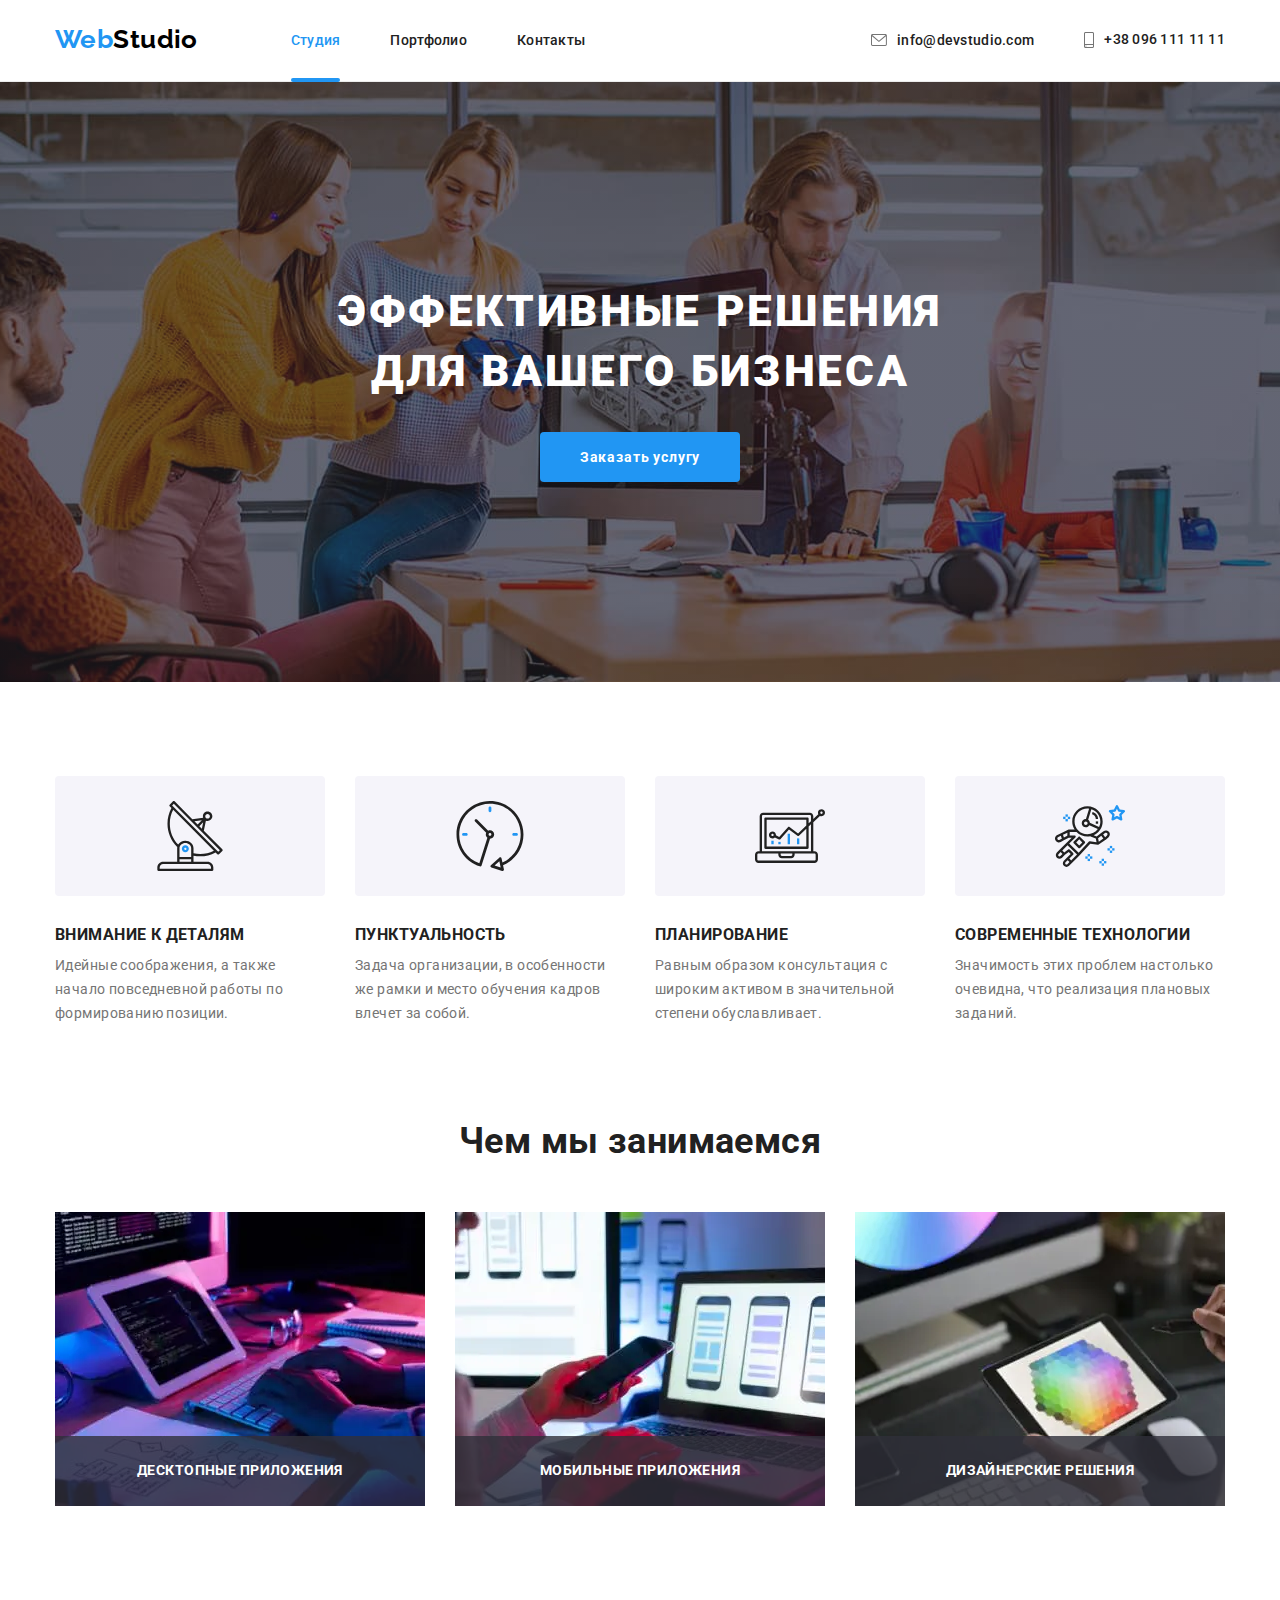
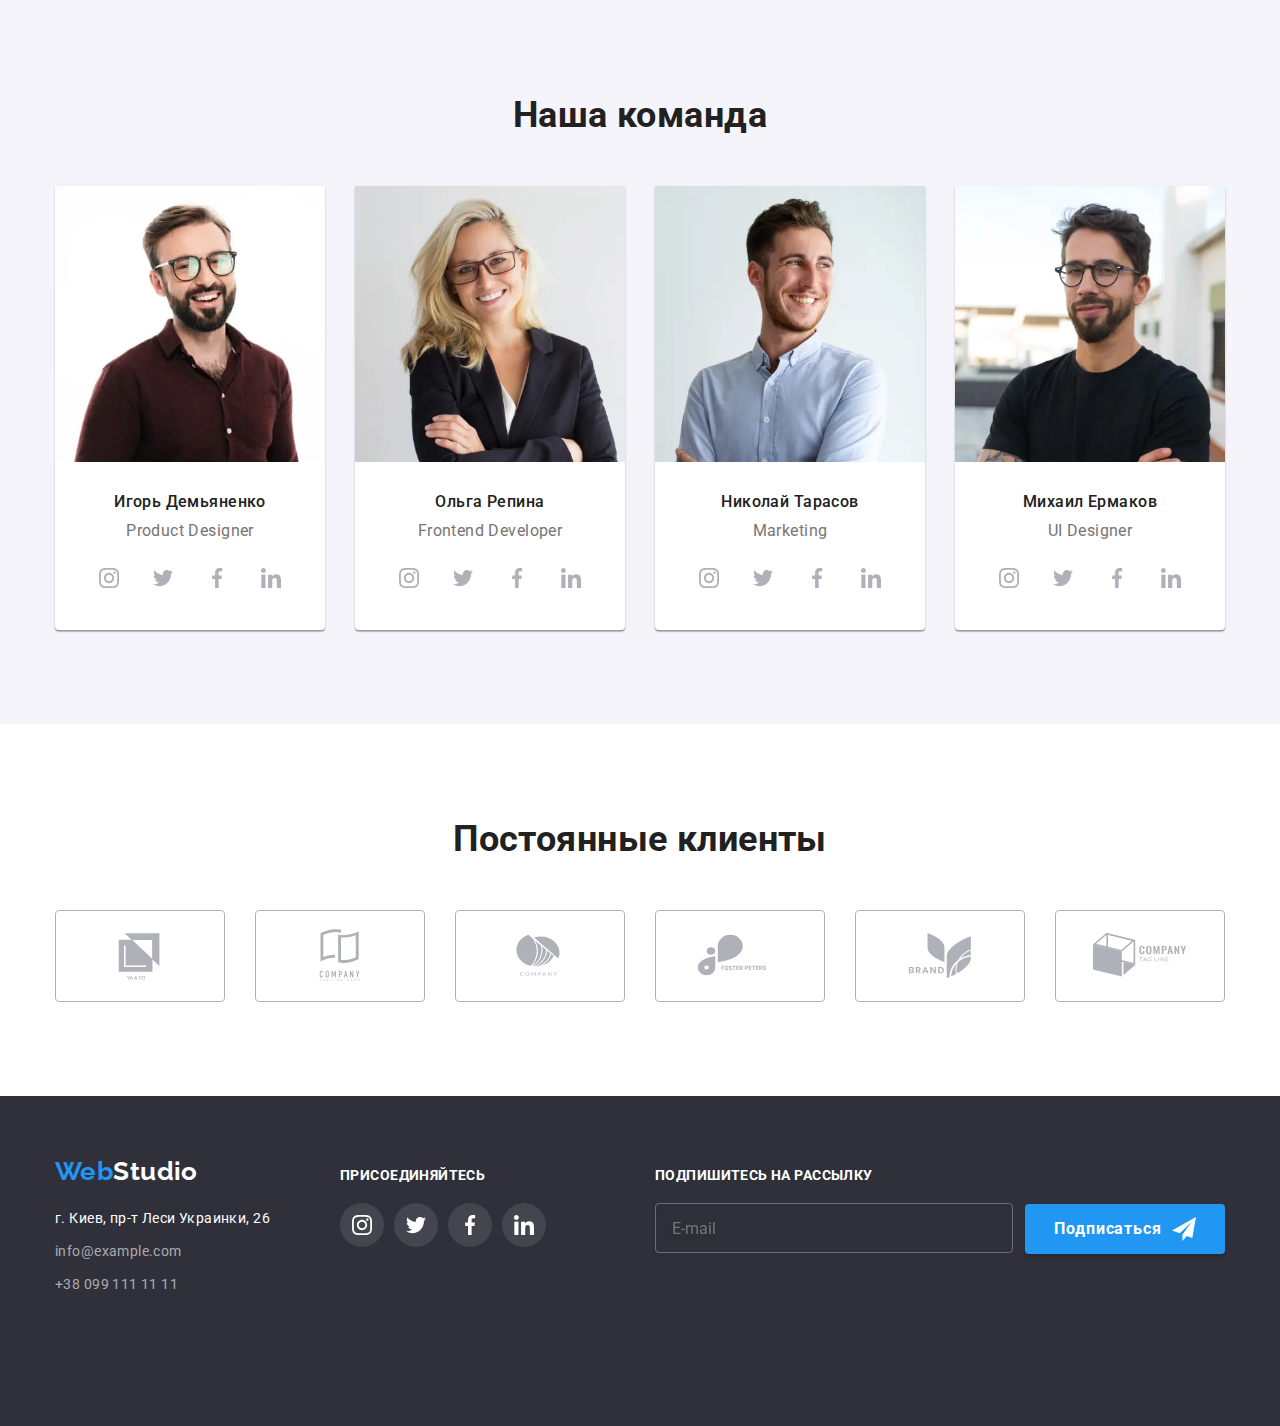
<file: index.html>
<!DOCTYPE html>
<html lang="en">
  <head>
    <meta charset="UTF-8">
    <meta http-equiv="X-UA-Compatible" content="IE=edge">
    <meta name="viewport" content="width=device-width, initial-scale=1.0">
    <title>Студия</title>
    <link rel="preconnect" href="https://fonts.gstatic.com">
    <link
      href="https://fonts.googleapis.com/css2?family=Raleway:wght@700&family=Roboto:wght@400;500;700;900&display=swap"
      rel="stylesheet"
  >
    <link
      rel="stylesheet"
      href="https://cdnjs.cloudflare.com/ajax/libs/modern-normalize/1.1.0/modern-normalize.css"
      integrity="sha512-Y0MM+V6ymRKN2zStTqzQ227DWhhp4Mzdo6gnlRnuaNCbc+YN/ZH0sBCLTM4M0oSy9c9VKiCvd4Jk44aCLrNS5Q=="
      crossorigin="anonymous"
      referrerpolicy="no-referrer"
  >
    <link
      rel="stylesheet"
      href="https://cdnjs.cloudflare.com/ajax/libs/animate.css/4.1.1/animate.min.css"
  >

    <link rel="stylesheet" href="./css/main.min.css">
  </head>
  <body>
    <!--HEADER-->
<header class="header">
      <div class="container header__container">
        <nav class="header__nav">
          <a href="./index.html" lang="en" class="logo header__logo flex">
            <span class="logo_blue">Web</span
            ><span class="logo_black">Studio</span>
          </a>
          <ul class="menu list">
            <li class="menu__item">
              <a href="./index.html" class="menu__link link current-link"
                >Студия</a
              >
            </li>
            <li class="menu__item">
              <a href="./portfolio.html" class="menu__link link">Портфолио</a>
            </li>
            <li class="menu__item">
              <a href="/" class="menu__link link">Контакты</a>
            </li>
          </ul>
        </nav>
        <button class="header__mobile-menu-btn" data-menu-button>
              <svg width="40" height="40" class="header__mobile-menu-svg tel-svg">
                <use href="./images/sprite.svg#burger-icon"></use>
              </svg>
        </button>
        <ul class="header__contact list">
          <li class="header__contact-item link">
            <a href="mailto:info@devstudio.com" class="menu__contact link">
              <svg width="16" height="12" class="header__contact-svg mail-svg">
                <use href="./images/sprite.svg#icon-envelope"></use>
              </svg>
              info@devstudio.com</a>
          </li>
          <li class="header__contact-item link">
            <a href="tel:+380961111111" class="menu__contact link">
              <svg width="10" height="16" class="header__contact-svg tel-svg">
                <use href="./images/sprite.svg#icon-smartphone"></use>
              </svg>
              +38 096 111 11 11</a
            >
          </li>
        </ul>
      </div>

<!-- MOBILE MENU -->      
      <div class="mobile-menu" data-menu>
<div class="mobile-menu__container">
  <button type="button" class="mobile-menu__close-btn button" data-menu-close>
              <svg class="mobile-menu__close-svg">
                <use href="./images/sprite.svg#icon-close_modal"></use>
              </svg>
  </button>
  <div class="mobile-menu__box">
            <ul class="mobile-menu__list list">
              <li class="mobile-menu__item">
                <a href="./index.html" class="mobile-menu__link link mobile-menu__current-link">Студия</a>
              </li>
              <li class="mobile-menu__item">
                <a href="./portfolio.html" class="mobile-menu__link link">Портфолио</a>
              </li>
              <li class="mobile-menu__item">
                <a href="/" class="mobile-menu__link link">Контакты</a>
              </li>
            </ul>
            
            <ul class="mobile-menu__contact-list list">
              <li class="mobile-menu__contact-item">
                <a href="tel:+380961111111" class="mobile-menu__contact-tel link">
                  +38 096 111 11 11</a>
              </li>
              <li class="mobile-menu__contact-item">
                <a href="mailto:info@devstudio.com" class="mobile-menu__contact-email link">
                  info@devstudio.com</a>
              </li>
            </ul>
            
            <ul class="mobile-menu__social-list list">
              <li class="mobile-menu__social-list-item">
                <a href="" class="mobile-menu__social-link link">Instagram</a>
              </li>
              <li class="mobile-menu__social-list-item">
                <a href="" class="mobile-menu__social-link link">Twitter</a>
              </li>
              <li class="mobile-menu__social-list-item">
                <a href="" class="mobile-menu__social-link link">Facebook</a>
              </li>
              <li class="mobile-menu__social-list-item">
                <a href="" class="mobile-menu__social-link link">LinkedIn</a>
              </li>
            </ul>
  </div>

</div>

      </div>
    </header>
    <main>
      <!--HERO-->
      <section class="hero">
        <div class="container">
          <h1 class="hero__title">Эффективные решения для вашего бизнеса</h1>
          <button
            type="button"
            data-modal-open
            class="main-button hero__button"
          >
            Заказать услугу
          </button>
        </div>
      </section>

      <!--FEATURES-->
      <section class="section">
        <div class="container">
          <h2 hidden class="features__text">Особенности</h2>
          <ul class="features list">
            <li class="features__block">
              <div class="features__box-svg">
                <svg class="features__svg">
                  <use href="./images/sprite.svg#icon-antenna"></use>
                </svg>
              </div>
              <h3 class="features__title">Внимание к деталям</h3>
              <p class="features__text">
                Идейные соображения, а также начало повседневной работы по
                формированию позиции.
              </p>
            </li>
            <li class="features__block">
              <div class="features__box-svg">
                <svg class="features__svg">
                  <use href="./images/sprite.svg#icon-clock"></use>
                </svg>
              </div>
              <h3 class="features__title">Пунктуальность</h3>
              <p class="features__text">
                Задача организации, в особенности же рамки и место обучения
                кадров влечет за собой.
              </p>
            </li>
            <li class="features__block">
              <div class="features__box-svg">
                <svg class="features__svg">
                  <use href="./images/sprite.svg#icon-diagram"></use>
                </svg>
              </div>
              <h3 class="features__title">Планирование</h3>
              <p class="features__text">
                Равным образом консультация с широким активом в значительной
                степени обуславливает.
              </p>
            </li>
            <li class="features__block">
              <div class="features__box-svg">
                <svg class="features__svg">
                  <use href="./images/sprite.svg#icon-astronaut"></use>
                </svg>
              </div>
              <h3 class="features__title">Современные технологии</h3>
              <p class="features__text">
                Значимость этих проблем настолько очевидна, что реализация
                плановых заданий.
              </p>
            </li>
          </ul>
        </div>
      </section>

      <!--ABOUT-->
      <section class="about__section section">
        <div class="container">
          <h2 class="title">Чем мы занимаемся</h2>
          <ul class="about-list list">
            <li class="about-card about-list__img">
              <picture class="command-card__picture">
                  <source srcset="./images/about/img_1.webp 1x, ./images/about/img_1@2x.webp 2x" media="(min-width: 1200px)" type="image/webp">
                <source srcset="./images/about/img_1.jpg 1x, ./images/about/img_1@2x.jpg 2x"
                  media="(min-width: 1200px)">
                              <img src="#" alt="разработка кода" width="370" height="294">
              </picture>
              

              <div class="about-card__background-text">
                <h3 class="about-card__text">Десктопные приложения</h3>
              </div>
            </li>
            <li class="about-card about-list__img">
                            <picture class="command-card__picture">
                              <source srcset="./images/about/img_2.webp 1x, ./images/about/img_2@2x.webp 2x" media="(min-width: 1200px)" type="image/webp">
                              <source srcset="./images/about/img_2.jpg 1x, ./images/about/img_2@2x.jpg 2x" media="(min-width: 1200px)">
                                            <img src="#" alt="разработка дизайна" width="370" height="294">
                            </picture>

              <div class="about-card__background-text">
                <h3 class="about-card__text">Мобильные приложения</h3>
              </div>
            </li>
            <li class="about-card about-list__img">

                                          <picture class="command-card__picture">
                                            <source srcset="./images/about/img_3.webp 1x, ./images/about/img_3@2x.webp 2x" media="(min-width: 1200px)" type="image/webp">
                                            <source srcset="./images/about/img_3.jpg 1x, ./images/about/img_3@2x.jpg 2x" media="(min-width: 1200px)">
                                                    <img src="#" alt="выбор цвета" width="370" height="294">
                                          </picture>

              <div class="about-card__background-text">
                <h3 class="about-card__text">Дизайнерские решения</h3>
              </div>
            </li>
          </ul>
        </div>
      </section>

      <!--COMMAND-->
  <section class="command-section section">
        <div class="container">
          <h2 class="title">Наша команда</h2>
          <ul class="command-list list">
            <li class="command-card">

<picture class="command-card__picture">
      <source srcset="./images/command/img_4-desktop.webp 1x, ./images/command/img_4-desktop@2x.webp 2x"
        media="(min-width: 1200px)" type="image/webp">
    <source srcset="./images/command/img_4-desktop.jpg 1x, ./images/command/img_4-desktop@2x.jpg 2x" media="(min-width: 1200px)">
        <source srcset="./images/command/img_4-tablet.webp 1x, ./images/command/img_4-tablet@2x.webp 2x"
          media="(min-width: 768px)" type="image/webp">
    <source srcset="./images/command/img_4-tablet.jpg 1x, ./images/command/img_4-tablet@2x.jpg 2x" media="(min-width: 768px)">
        <source srcset="./images/command/img_4-mob.webp 1x, ./images/command/img_4-mob@2x.webp 2x" media="(max-width: 767px)" type="image/webp">
    <source srcset="./images/command/img_4-mob.jpg 1x, ./images/command/img_4-mob@2x.jpg 2x" media="(max-width: 767px)">
              <img src="./images/command/img_4-mob.jpg" alt="человек">
</picture>


              <div class="command-card__title">
                <h3 class="command-card__name">Игорь Демьяненко</h3>
                <p lang="en" class="command-card__about">Product Designer</p>
                <ul class="social-list command-card__social-list list">
                  <li class="social-list__item">
                    <a
                      href=""
                      class="
                        social-list__link command-card__social-icon-background
                        link
                      "
                    >
                      <svg class="social-list__icon command-card_social-icon">
                        <use href="./images/sprite.svg#icon-instagram"></use>
                      </svg>
                    </a>
                  </li>
                  <li class="social-list__item">
                    <a
                      href=""
                      class="
                        social-list__link command-card__social-icon-background
                        link
                      "
                    >
                      <svg class="social-list__icon command-card_social-icon">
                        <use href="./images/sprite.svg#icon-twitter"></use>
                      </svg>
                    </a>
                  </li>
                  <li class="social-list__item">
                    <a
                      href=""
                      class="
                        social-list__link command-card__social-icon-background
                        link
                      "
                    >
                      <svg class="social-list__icon command-card_social-icon">
                        <use href="./images/sprite.svg#icon-facebook"></use>
                      </svg>
                    </a>
                  </li>
                  <li class="social-list__item">
                    <a
                      href=""
                      class="
                        social-list__link command-card__social-icon-background
                        link
                      "
                    >
                      <svg class="social-list__icon command-card_social-icon">
                        <use href="./images/sprite.svg#icon-linkedin"></use>
                      </svg>
                    </a>
                  </li>
                </ul>
              </div>
            </li>
            <li class="command-card">
<picture class="command-card__picture">
    <source srcset="./images/command/img_5-desktop.webp 1x, ./images/command/img_5-desktop@2x.webp 2x"
      media="(min-width: 1200px)" type="image/webp">
 
    
  <source srcset="./images/command/img_5-desktop.jpg 1x, ./images/command/img_5-desktop@2x.jpg 2x"
    media="(min-width: 1200px)">
      <source srcset="./images/command/img_5-tablet.webp 1x, ./images/command/img_5-tablet@2x.webp 2x"
        media="(min-width: 768px)" type="image/webp">
  <source srcset="./images/command/img_5-tablet.jpg 1x, ./images/command/img_5-tablet@2x.jpg 2x"
    media="(min-width: 768px)">
    <source srcset="./images/command/img_5-mob.webp 1x, ./images/command/img_5-mob@2x.webp 2x" media="(max-width: 767px)"
      type="image/webp">
  <source srcset="./images/command/img_5-mob.jpg 1x, ./images/command/img_5-mob@2x.jpg 2x"
  media="(max-width: 767px)">
  <img src="./images/command/img_5-mob.jpg" alt="человек">
</picture>

              <div class="command-card__title">
                <h3 class="command-card__name">Ольга Репина</h3>
                <p lang="en" class="command-card__about">Frontend Developer</p>
                <ul class="social-list command-card__social-list list">
                  <li class="social-list__item">
                    <a
                      href=""
                      class="
                        social-list__link command-card__social-icon-background
                        link
                      "
                    >
                      <svg class="social-list__icon command-card_social-icon">
                        <use href="./images/sprite.svg#icon-instagram"></use>
                      </svg>
                    </a>
                  </li>
                  <li class="social-list__item">
                    <a
                      href=""
                      class="
                        social-list__link command-card__social-icon-background
                        link
                      "
                    >
                      <svg class="social-list__icon command-card_social-icon">
                        <use href="./images/sprite.svg#icon-twitter"></use>
                      </svg>
                    </a>
                  </li>
                  <li class="social-list__item">
                    <a
                      href=""
                      class="
                        social-list__link command-card__social-icon-background
                        link
                      "
                    >
                      <svg class="social-list__icon command-card_social-icon">
                        <use href="./images/sprite.svg#icon-facebook"></use>
                      </svg>
                    </a>
                  </li>
                  <li class="social-list__item">
                    <a
                      href=""
                      class="
                        social-list__link command-card__social-icon-background
                        link
                      "
                    >
                      <svg class="social-list__icon command-card_social-icon">
                        <use href="./images/sprite.svg#icon-linkedin"></use>
                      </svg>
                    </a>
                  </li>
                </ul>
              </div>
            </li>
            <li class="command-card">
<picture class="command-card__picture">
  <source srcset="./images/command/img_6-desktop.webp 1x, ./images/command/img_6-desktop@2x.webp 2x"
    media="(min-width: 1200px)" type="image/webp">



  <source srcset="./images/command/img_6-desktop.jpg 1x, ./images/command/img_6-desktop@2x.jpg 2x"
    media="(min-width: 1200px)">
      <source srcset="./images/command/img_6-tablet.webp 1x, ./images/command/img_6-tablet@2x.webp 2x"
        media="(min-width: 768px)" type="image/webp">
  <source srcset="./images/command/img_6-tablet.jpg 1x, ./images/command/img_6-tablet@2x.jpg 2x"
    media="(min-width: 768px)">
      <source srcset="./images/command/img_6-mob.webp 1x, ./images/command/img_6-mob@2x.webp 2x" media="(max-width: 767px)"
        type="image/webp">
  <source srcset="./images/command/img_6-mob.jpg 1x, ./images/command/img_6-mob@2x.jpg 2x" media="(max-width: 767px)">
  <img src="./images/command/img_6-mob.jpg" alt="человек">
</picture>

              <div class="command-card__title">
                <h3 class="command-card__name">Николай Тарасов</h3>
                <p lang="en" class="command-card__about">Marketing</p>
                <ul class="social-list command-card__social-list list">
                  <li class="social-list__item">
                    <a
                      href=""
                      class="
                        social-list__link command-card__social-icon-background
                        link
                      "
                    >
                      <svg class="social-list__icon command-card_social-icon">
                        <use href="./images/sprite.svg#icon-instagram"></use>
                      </svg>
                    </a>
                  </li>
                  <li class="social-list__item">
                    <a
                      href=""
                      class="
                        social-list__link command-card__social-icon-background
                        link
                      "
                    >
                      <svg class="social-list__icon command-card_social-icon">
                        <use href="./images/sprite.svg#icon-twitter"></use>
                      </svg>
                    </a>
                  </li>
                  <li class="social-list__item">
                    <a
                      href=""
                      class="
                        social-list__link command-card__social-icon-background
                        link
                      "
                    >
                      <svg class="social-list__icon command-card_social-icon">
                        <use href="./images/sprite.svg#icon-facebook"></use>
                      </svg>
                    </a>
                  </li>
                  <li class="social-list__item">
                    <a
                      href=""
                      class="
                        social-list__link command-card__social-icon-background
                        link
                      "
                    >
                      <svg class="social-list__icon command-card_social-icon">
                        <use href="./images/sprite.svg#icon-linkedin"></use>
                      </svg>
                    </a>
                  </li>
                </ul>
              </div>
            </li>
            <li class="command-card">
<picture class="command-card__picture">
  <source srcset="./images/command/img_7-desktop.webp 1x, ./images/command/img_7-desktop@2x.webp 2x"
    media="(min-width: 1200px)" type="image/webp">

  

  <source srcset="./images/command/img_7-desktop.jpg 1x, ./images/command/img_7-desktop@2x.jpg 2x"
    media="(min-width: 1200px)">
      <source srcset="./images/command/img_7-tablet.webp 1x, ./images/command/img_7-tablet@2x.webp 2x"
        media="(min-width: 768px)" type="image/webp">
  <source srcset="./images/command/img_7-tablet.jpg 1x, ./images/command/img_7-tablet@2x.jpg 2x"
    media="(min-width: 768px)">
    <source srcset="./images/command/img_7-mob.webp 1x, ./images/command/img_7-mob@2x.webp 2x" media="(max-width: 767px)"
      type="image/webp">
  <source srcset="./images/command/img_7-mob.jpg 1x, ./images/command/img_7-mob@2x.jpg 2x" media="(max-width: 767px)">
  <img src="./images/command/img_7-mob.jpg" alt="человек">
</picture>

              <div class="command-card__title">
                <h3 class="command-card__name">Михаил Ермаков</h3>
                <p lang="en" class="command-card__about">UI Designer</p>
                <ul class="social-list command-card__social-list list">
                  <li class="social-list__item">
                    <a
                      href=""
                      class="
                        social-list__link command-card__social-icon-background
                        link
                      "
                    >
                      <svg class="social-list__icon command-card_social-icon">
                        <use href="./images/sprite.svg#icon-instagram"></use>
                      </svg>
                    </a>
                  </li>
                  <li class="social-list__item">
                    <a
                      href=""
                      class="
                        social-list__link command-card__social-icon-background
                        link
                      "
                    >
                      <svg class="social-list__icon command-card_social-icon">
                        <use href="./images/sprite.svg#icon-twitter"></use>
                      </svg>
                    </a>
                  </li>
                  <li class="social-list__item">
                    <a
                      href=""
                      class="
                        social-list__link command-card__social-icon-background
                        link
                      "
                    >
                      <svg class="social-list__icon command-card_social-icon">
                        <use href="./images/sprite.svg#icon-facebook"></use>
                      </svg>
                    </a>
                  </li>
                  <li class="social-list__item">
                    <a
                      href=""
                      class="
                        social-list__link command-card__social-icon-background
                        link
                      "
                    >
                      <svg class="social-list__icon command-card_social-icon">
                        <use href="./images/sprite.svg#icon-linkedin"></use>
                      </svg>
                    </a>
                  </li>
                </ul>
              </div>
            </li>
          </ul>
        </div>
      </section>
    </main>

    <!--CLIENTS-->

    <section class="section">
      <div class="container clients-container">
        <h3 class="clients-container__title title">Постоянные клиенты</h3>
        <ul class="clients-container__-list list">
          <li class="clients__button-box">
            <a href="" class="clients__button link">
              <svg class="clients__svg">
                <use href="./images/sprite.svg#icon-client_1"></use>
              </svg>
            </a>
          </li>
          <li class="clients__button-box">
            <a href="" class="clients__button link">
              <svg class="clients__svg">
                <use href="./images/sprite.svg#icon-client_2"></use>
              </svg>
            </a>
          </li>
          <li class="clients__button-box">
            <a href="" class="clients__button link">
              <svg class="clients__svg">
                <use href="./images/sprite.svg#icon-client_3"></use>
              </svg>
            </a>
          </li>
          <li class="clients__button-box">
            <a href="" class="clients__button link">
              <svg class="clients__svg">
                <use href="./images/sprite.svg#icon-client_4"></use>
              </svg>
            </a>
          </li>
          <li class="clients__button-box">
            <a href="" class="clients__button link">
              <svg class="clients__svg">
                <use href="./images/sprite.svg#icon-client_5"></use>
              </svg>
            </a>
          </li>
          <li class="clients__button-box">
            <a href="" class="clients__button link">
              <svg class="clients__svg">
                <use href="./images/sprite.svg#icon-client_6"></use>
              </svg>
            </a>
          </li>
        </ul>
      </div>
    </section>

    <!--FOOTER-->
    <footer class="footer">
      <div class="container footer__container">
        <div class="footer__left-box">
          <a href="./index.html" lang="en" class="logo">
            <span class="logo_blue">Web</span
            ><span class="logo_white">Studio</span></a
          >
          <address class="footer__address">
            <ul class="footer__address-list list">
              <li class="footer__address-list-title">
                <a
                  href="https://goo.gl/maps/bDPtSfCHScpDjVdq6"
                  target="_blank"
                  rel="noopener nooferrer"
                  class="footer__address-list-title-link-map link"
                  >г. Киев, пр-т Леси Украинки, 26</a
                >
              </li>
              <li class="footer__address-list-title">
                <a
                  href="mailto:info@example.com"
                  class="footer__address-list-title-link link"
                  >info@example.com</a
                >
              </li>
              <li class="footer__address-list-title">
                <a
                  href="tel:+380991111111"
                  class="footer__address-list-title-link link"
                  >+38 099 111 11 11</a
                >
              </li>
            </ul>
          </address>
        </div>

        <div class="footer__social-box">
          <p class="footer__title">Присоединяйтесь</p>
          <ul class="social-list footer__social-list list">
            <li class="social-list__item">
              <a
                href=""
                class="social-list__link footer__social-icon-background link"
              >
                <svg class="social-list__icon footer__social-icon">
                  <use href="./images/sprite.svg#icon-instagram"></use>
                </svg>
              </a>
            </li>
            <li class="social-list__item">
              <a
                href=""
                class="social-list__link footer__social-icon-background link"
              >
                <svg class="social-list__icon footer__social-icon">
                  <use href="./images/sprite.svg#icon-twitter"></use>
                </svg>
              </a>
            </li>
            <li class="social-list__item">
              <a
                href=""
                class="social-list__link footer__social-icon-background link"
              >
                <svg class="social-list__icon footer__social-icon">
                  <use href="./images/sprite.svg#icon-facebook"></use>
                </svg>
              </a>
            </li>
            <li class="social-list__item">
              <a
                href=""
                class="social-list__link footer__social-icon-background link"
              >
                <svg class="social-list__icon footer__social-icon">
                  <use href="./images/sprite.svg#icon-linkedin"></use>
                </svg>
              </a>
            </li>
          </ul>
        </div>

        <form class="footer__form" action="#" method="GET">
          <p class="footer__title">Подпишитесь на рассылку</p>
          <div class="footer__subscribe-box">
            <input
              type="email"
              name="user-email"
              class="footer__subscribe-input"
              placeholder="E-mail"
          >

            <button class="main-button footer__subscribe-btn" type="submit">
              Подписаться<svg
                class="main-button-icon footer__subscribe-btn-icon"
                width="24"
                height="24"
              >
                <use href="./images/icons.svg#icon-icon-send"></use>
              </svg>
            </button>
          </div>
        </form>
      </div>
    </footer>

    <!--MODAL-->
    <div class="backdrop is-hidden" data-modal>
      <div class="modal">
        <button type="button" data-modal-close class="modal__close-btn button">
          <svg class="modal__close-svg">
            <use href="./images/sprite.svg#icon-close_modal"></use>
          </svg>
        </button>

        <p class="modal-title">Оставьте свои данные, мы вам перезвоним</p>
        <form action="#" class="modal-form">
          <label class="modal-form__input-box">
            Имя
            <span class="modal-form__input-wrapper">
              <input
                type="text"
                name="user-name"
                class="modal-form__input"
                minlength="2"
                required
            >
              <svg class="modal-form__input-icon">
                <use href="./images/icons.svg#icon-person"></use>
              </svg>
            </span>
          </label>

          <label class="modal-form__input-box">
            Телефон
            <span class="modal-form__input-wrapper">
              <input
                type="tel"
                name="user-tel"
                class="modal-form__input"
                required
                pattern="[0-9]{3}-[0-9]{3}-[0-9]{2}-[0-9]{2}"
                title="099-111-11-11"
            >
              <svg class="modal-form__input-icon">
                <use href="./images/icons.svg#icon-phone"></use>
              </svg>
            </span>
          </label>
          <label class="modal-form__input-box">
            Почта
            <span class="modal-form__input-wrapper">
              <input
                type="email"
                name="user-email"
                class="modal-form__input"
                required
            >
              <svg class="modal-form__input-icon">
                <use href="./images/icons.svg#icon-email"></use>
              </svg>
            </span>
          </label>

          <label class="modal-form__comment-box">
            Комментарий
            <textarea
              name="user-comment"
              class="modal-form__comment"
              placeholder="Введите текст"
            ></textarea>
          </label>

          <div class="modal-form__license-checkbox-box">
            <input
              type="checkbox"
              class="modal-form__license-checkbox visually-hidden"
              name="license-check"
              value="accept-license"
              id="user-accept-license"
              required
          >
            <label for="user-accept-license" class="modal-form__user-accept-license"
              >Соглашаюсь с рассылкой и принимаю
              <a href="" class="modal-form__license-checkbox-link link"
                >Условия договора</a
              >
            </label>
          </div>
          <div class="modal-form__button">
            <button class="main-button modal-form__send-btn-text" type="submit">
              Отправить
            </button>
          </div>
        </form>
      </div>
    </div>
<script src="./js/menu.js"></script>
    <script src="./js/modal.js"></script>
  </body>
</html>
</file>
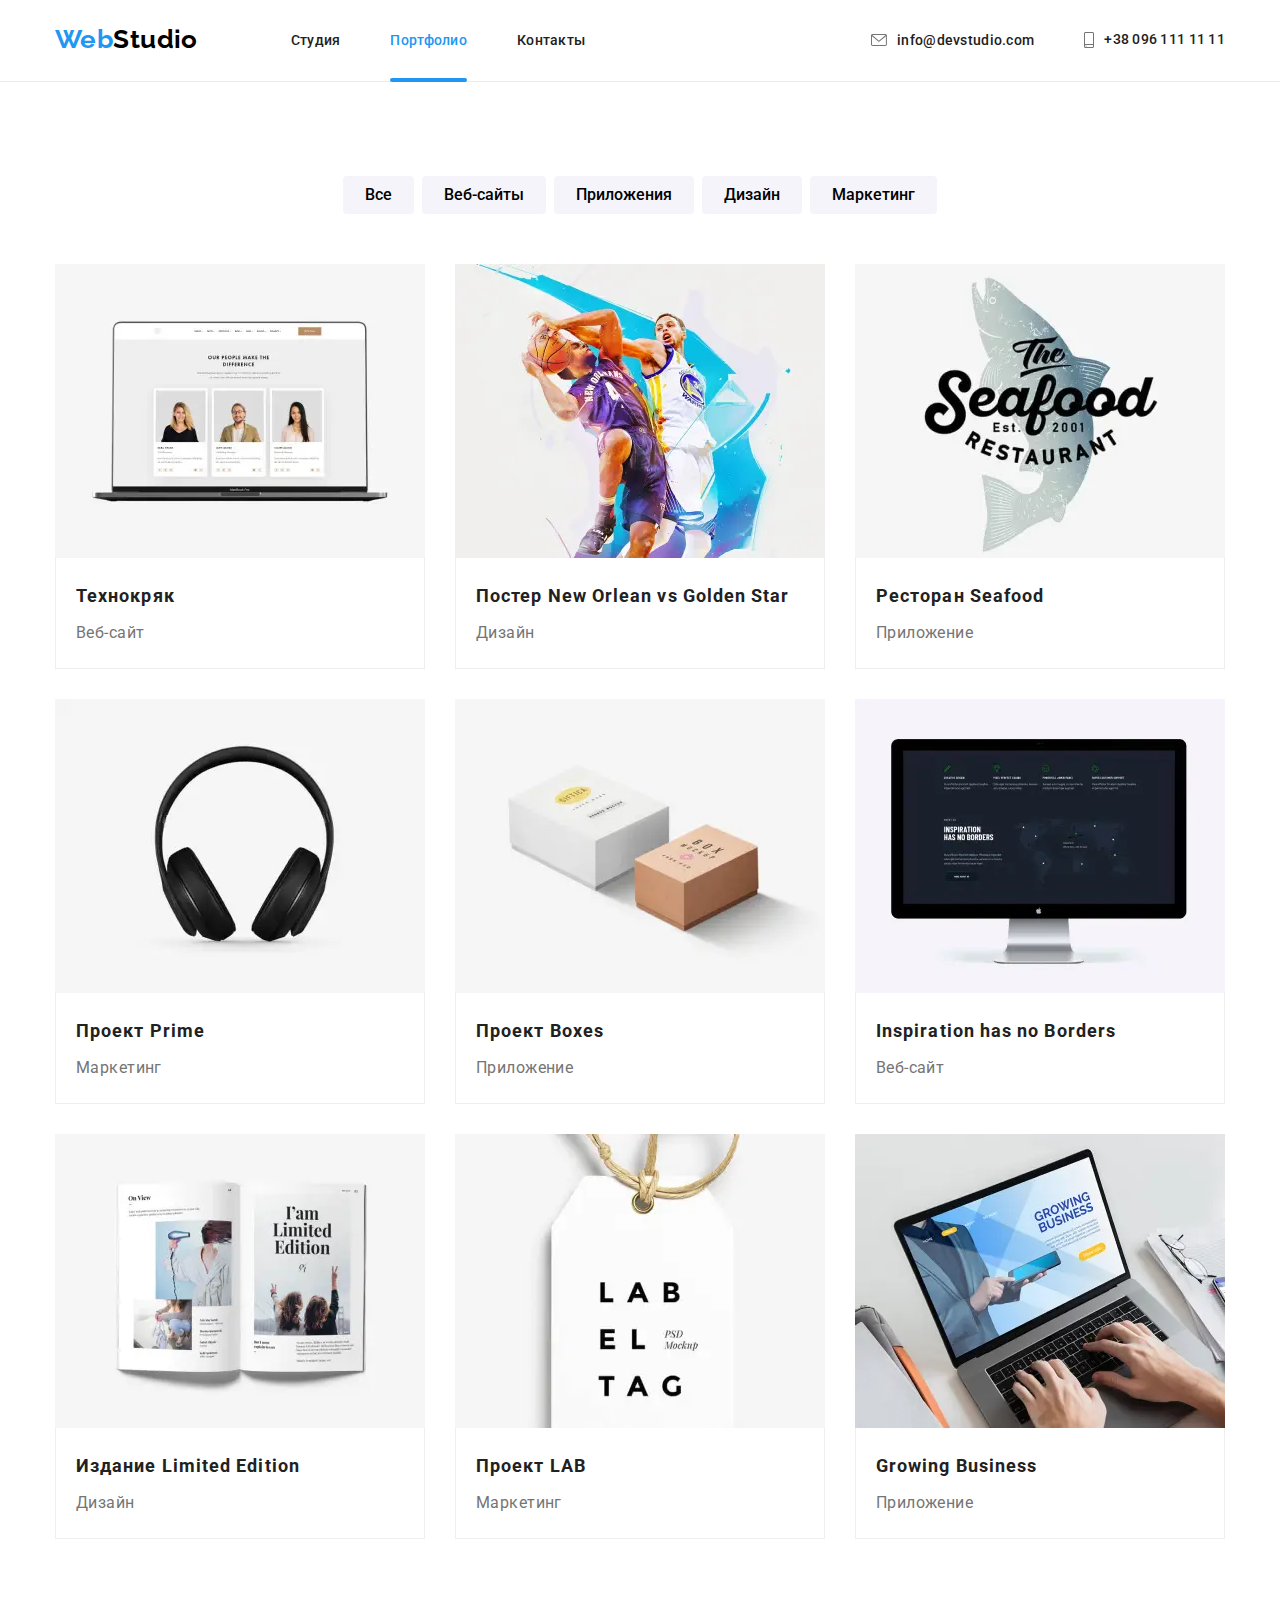
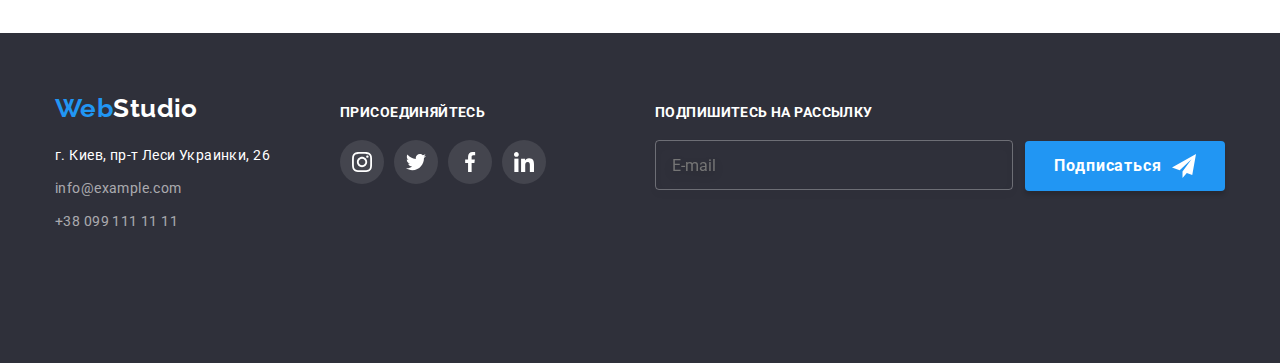
<file: portfolio.html>
<!DOCTYPE html>
<html lang="en">

<head>
    <meta charset="UTF-8">
    <meta http-equiv="X-UA-Compatible" content="IE=edge">
    <meta name="viewport" content="width=device-width, initial-scale=1.0">
    <title>Студия</title>
    <link rel="preconnect" href="https://fonts.gstatic.com">
    <link
        href="https://fonts.googleapis.com/css2?family=Raleway:wght@700&family=Roboto:wght@400;500;700;900&display=swap"
        rel="stylesheet">
    <link rel="stylesheet" href="https://cdnjs.cloudflare.com/ajax/libs/modern-normalize/1.1.0/modern-normalize.css"
        integrity="sha512-Y0MM+V6ymRKN2zStTqzQ227DWhhp4Mzdo6gnlRnuaNCbc+YN/ZH0sBCLTM4M0oSy9c9VKiCvd4Jk44aCLrNS5Q=="
        crossorigin="anonymous" referrerpolicy="no-referrer" />
    <link rel="stylesheet" href="https://cdnjs.cloudflare.com/ajax/libs/animate.css/4.1.1/animate.min.css" />
    
        <link rel="stylesheet" href="./css/main.min.css">
</head>

<body>
<!--HEADER-->
    <!--HEADER-->
    <header class="header">
        <div class="container header__container">
            <nav class="header__nav">
                <a href="./index.html" lang="en" class="logo header__logo flex">
                    <span class="logo_blue">Web</span><span class="logo_black">Studio</span>
                </a>
                <ul class="menu list">
                    <li class="menu__item">
                        <a href="./index.html" class="menu__link link">Студия</a>
                    </li>
                    <li class="menu__item">
                        <a href="./portfolio.html" class="menu__link link current-link">Портфолио</a>
                    </li>
                    <li class="menu__item">
                        <a href="/" class="menu__link link">Контакты</a>
                    </li>
                </ul>
            </nav>
            <button class="header__mobile-menu-btn" data-menu-button>
                <svg width="40" height="40" class="header__mobile-menu-svg tel-svg">
                    <use href="./images/sprite.svg#burger-icon"></use>
                </svg>
            </button>
            <ul class="header__contact list">
                <li class="header__contact-item link">
                    <a href="mailto:info@devstudio.com" class="menu__contact link">
                        <svg width="16" height="12" class="header__contact-svg mail-svg">
                            <use href="./images/sprite.svg#icon-envelope"></use>
                        </svg>
                        info@devstudio.com</a>
                </li>
                <li class="header__contact-item link">
                    <a href="tel:+380961111111" class="menu__contact link">
                        <svg width="10" height="16" class="header__contact-svg tel-svg">
                            <use href="./images/sprite.svg#icon-smartphone"></use>
                        </svg>
                        +38 096 111 11 11</a>
                </li>
            </ul>
        </div>
    
        <!-- MOBILE MENU -->
        <div class="mobile-menu" data-menu>
            <div class="container mobile-menu__container">
                <button type="button" class="mobile-menu__close-btn button" data-menu-close>
                    <svg class="mobile-menu__close-svg">
                        <use href="./images/sprite.svg#icon-close_modal"></use>
                    </svg>
                </button>
                <div class="mobile-menu__box">
                    <ul class="mobile-menu__list list">
                        <li class="mobile-menu__item">
                            <a href="./index.html" class="mobile-menu__link link">Студия</a>
                        </li>
                        <li class="mobile-menu__item">
                            <a href="./portfolio.html" class="mobile-menu__link link mobile-menu__current-link">Портфолио</a>
                        </li>
                        <li class="mobile-menu__item">
                            <a href="/" class="mobile-menu__link link">Контакты</a>
                        </li>
                    </ul>
    
                    <ul class="mobile-menu__contact-list list">
                        <li class="mobile-menu__contact-item">
                            <a href="tel:+380961111111" class="mobile-menu__contact-tel link">
                                +38 096 111 11 11</a>
                        </li>
                        <li class="mobile-menu__contact-item">
                            <a href="mailto:info@devstudio.com" class="mobile-menu__contact-email link">
                                info@devstudio.com</a>
                        </li>
                    </ul>
    
                    <ul class="mobile-menu__social-list list">
                        <li class="mobile-menu__social-list-item">
                            <a href="" class="mobile-menu__social-link link">Instagram</a>
                        </li>
                        <li class="mobile-menu__social-list-item">
                            <a href="" class="mobile-menu__social-link link">Twitter</a>
                        </li>
                        <li class="mobile-menu__social-list-item">
                            <a href="" class="mobile-menu__social-link link">Facebook</a>
                        </li>
                        <li class="mobile-menu__social-list-item">
                            <a href="" class="mobile-menu__social-link link">LinkedIn</a>
                        </li>
                    </ul>
                </div>
    
            </div>
    
        </div>
    </header>
    <main>

<!--BUTTONS-PORTFOLIO-->
        <section class="section">
<div class="container">
            <h2 hidden class="title">Портфолио</h2>
            <ul class="horizontal-button-list list">
                <li class="horizontal-button-list__box">
                    <button type="button" class="horizontal-button-list__button">Все</button>
                </li>
                <li class="horizontal-button-list__box">
                    <button type="button" class="horizontal-button-list__button">Веб-сайты</button>
                </li>
                <li class="horizontal-button-list__box">
                    <button type="button" class="horizontal-button-list__button">Приложения</button>
                </li>
                <li class="horizontal-button-list__box">
                    <button type="button" class="horizontal-button-list__button">Дизайн</button>
                </li>
                <li class="horizontal-button-list__box">
                    <button type="button" class="horizontal-button-list__button">Маркетинг</button>
                </li>
            </ul>

<!--LIST PORTFOLIO-->
<ul class="portfolio-list list">
    <li class="portfolio-card">
        <a href="/" class="portfolio-card__link link">
            <div class="portfolio-card__box">
<div class="portfolio-card__img-wrapper">
    <picture class="portfolio-card__picture">
        <source srcset="./images/portfolio/techno-d.webp 1x, ./images/portfolio/techno-d@2x.webp 2x" media="(min-width: 1200px)" type="image/webp">
        <source srcset="./images/portfolio/techno-t.webp 1x, ./images/portfolio/techno-t@2x.webp 2x" media="(min-width: 768px)" type="image/webp">
        <source srcset="./images/portfolio/techno-m.webp 1x, ./images/portfolio/techno-m@2x.webp 2x" media="(max-width: 767px)" type="image/webp">

        <source srcset="./images/portfolio/techno-d.jpg 1x, ./images/portfolio/techno-d@2x.jpg 2x"
            media="(min-width: 1200px)">
        <source srcset="./images/portfolio/techno-t.jpg 1x, ./images/portfolio/techno-t@2x.jpg 2x"
            media="(min-width: 768px)">
        <source srcset="./images/portfolio/techno-m.jpg 1x, ./images/portfolio/techno-m@2x.jpg 2x"
            media="(max-width: 767px)">
        <img src="./images/portfolio/techno-m.jpg" alt="сайт на экране ноутбука" >
    </picture>
    <p class="portfolio-card__overlay">
        Технокряк это современная площадка распространения коронавируса. Компании используют эту платформу для цифрового
        шпионажа и атак на защищённые сервера конкурентов.
    </p>
</div>
<div class="portfolio-card__border-to-image">
    <h3 class="portfolio-card__title">Технокряк</h3>
    <p class="portfolio-card__subtitle">Веб-сайт</p>
</div>
            </div>


        </a>
<!--___________111____________-->
 
</li>


<!--___________222____________-->
<li class="portfolio-card">
            <a href="/" class="portfolio-card__link link">
                           <div class="portfolio-card__box">
<div class="portfolio-card__img-wrapper">
        <picture class="portfolio-card__picture">
            <source srcset="./images/portfolio/poster-basketball-d.webp 1x, ./images/portfolio/poster-basketball-d@2x.webp 2x"
                media="(min-width: 1200px)" type="image/webp">
            <source srcset="./images/portfolio/poster-basketball-t.webp 1x, ./images/portfolio/poster-basketball-t@2x.webp 2x"
                media="(min-width: 768px)" type="image/webp">
            <source srcset="./images/portfolio/poster-basketball-m.webp 1x, ./images/portfolio/poster-basketball-m@2x.webp 2x"
                media="(max-width: 767px)" type="image/webp">

            <source srcset="./images/portfolio/poster-basketball-d.jpg 1x, ./images/portfolio/poster-basketball-d@2x.jpg 2x"
                media="(min-width: 1200px)">
            <source srcset="./images/portfolio/poster-basketball-t.jpg 1x, ./images/portfolio/poster-basketball-t@2x.jpg 2x"
                media="(min-width: 768px)">
            <source srcset="./images/portfolio/poster-basketball-m.jpg 1x, ./images/portfolio/poster-basketball-m@2x.jpg 2x"
                media="(max-width: 767px)">
            <img src="./images/portfolio/poster-basketball-m.jpg" alt="баскетболисты в прыжке">
        </picture>
        <p class="portfolio-card__overlay">
Lorem ipsum dolor sit amet consectetur adipisicing elit. Tenetur, molestias. Alias iusto mollitia commodi enim cum quae dignissimos culpa! Nulla quidem, facere vel dicta unde distinctio eos quo repudiandae eligendi.
        </p>
</div>
<div class="portfolio-card__border-to-image">    
<h3 class="portfolio-card__title">Постер <span lang="en">New Orlean vs Golden Star</span></h3>
<p class="portfolio-card__subtitle">Дизайн</p>
</div>
            </div>
</a>
</li>

<!--___________333____________-->

    <li class="portfolio-card">
                <a href="/" class="portfolio-card__link link">
                               <div class="portfolio-card__box">
<div class="portfolio-card__img-wrapper">
            <picture class="portfolio-card__picture">
                <source srcset="./images/portfolio/seafood-d.webp 1x, ./images/portfolio/seafood-d@2x.webp 2x"
                    media="(min-width: 1200px)" type="image/webp">
              
                


                <source srcset="./images/portfolio/seafood-d.jpg 1x, ./images/portfolio/seafood-d@2x.jpg 2x"
                    media="(min-width: 1200px)">
                    <source srcset="./images/portfolio/seafood-t.webp 1x, ./images/portfolio/seafood-t@2x.webp 2x"
                        media="(min-width: 768px)" type="image/webp">
                <source srcset="./images/portfolio/seafood-t.jpg 1x, ./images/portfolio/seafood-t@2x.jpg 2x"
                    media="(min-width: 768px)">
                    <source srcset="./images/portfolio/seafood-m.webp 1x, ./images/portfolio/seafood-m@2x.webp 2x"
                        media="(max-width: 767px)" type="image/webp">
                <source srcset="./images/portfolio/seafood-m.jpg 1x, ./images/portfolio/seafood-m@2x.jpg 2x"
                    media="(max-width: 767px)">
                <img src="./images/portfolio/seafood-m.jpg" alt="логотип с рыбой">
            </picture>
            <p class="portfolio-card__overlay">
Lorem ipsum dolor sit amet consectetur adipisicing elit. Tenetur, molestias. Alias iusto mollitia commodi enim cum quae
dignissimos culpa! Nulla quidem, facere vel dicta unde distinctio eos quo repudiandae eligendi.
            </p>
</div>
 <div class="portfolio-card__border-to-image">       
<h3 class="portfolio-card__title">Ресторан <span lang="en">Seafood</span></h3>
<p class="portfolio-card__subtitle">Приложение</p>
</div>
            </div>
</a>
</li>

<!--___________444____________-->


    <li class="portfolio-card">
                <a href="/" class="portfolio-card__link link">
                               <div class="portfolio-card__box">
<div class="portfolio-card__img-wrapper">
                    <picture class="portfolio-card__picture">
                        <source srcset="./images/portfolio/headphone-d.webp 1x, ./images/portfolio/headphone-d@2x.webp 2x"
                            media="(min-width: 1200px)" type="image/webp">
                        <source srcset="./images/portfolio/headphone-t.webp 1x, ./images/portfolio/headphone-t@2x.webp 2x"
                            media="(min-width: 768px)" type="image/webp">
                        <source srcset="./images/portfolio/headphone-m.webp 1x, ./images/portfolio/headphone-m@2x.webp 2x"
                            media="(max-width: 767px)" type="image/webp">

                        <source srcset="./images/portfolio/headphone-d.jpg 1x, ./images/portfolio/headphone-d@2x.jpg 2x"
                            media="(min-width: 1200px)">
                        <source srcset="./images/portfolio/headphone-t.jpg 1x, ./images/portfolio/headphone-t@2x.jpg 2x"
                            media="(min-width: 768px)">
                        <source srcset="./images/portfolio/headphone-m.jpg 1x, ./images/portfolio/headphone-m@2x.jpg 2x"
                            media="(max-width: 767px)">
                        <img src="./images/portfolio/headphone-m.jpg" alt="наушники">
                    </picture>
            <p class="portfolio-card__overlay">
Lorem ipsum dolor sit amet consectetur adipisicing elit. Tenetur, molestias. Alias iusto mollitia commodi enim cum quae
dignissimos culpa! Nulla quidem, facere vel dicta unde distinctio eos quo repudiandae eligendi.
            </p>
</div>
 <div class="portfolio-card__border-to-image">       
<h3 class="portfolio-card__title">Проект <span lang="en">Prime</span></h3>
<p class="portfolio-card__subtitle">Маркетинг</p>
</div>
            </div>
</a>
</li>

<!--___________555____________-->

<li class="portfolio-card">
            <a href="/" class="portfolio-card__link link">
                           <div class="portfolio-card__box">
<div class="portfolio-card__img-wrapper">
                        <picture class="portfolio-card__picture">
                            <source srcset="./images/portfolio/boxes-d.webp 1x, ./images/portfolio/boxes-d@2x.webp 2x" media="(min-width: 1200px)" type="image/webp">
                            <source srcset="./images/portfolio/boxes-t.webp 1x, ./images/portfolio/boxes-t@2x.webp 2x" media="(min-width: 768px)" type="image/webp">
                            <source srcset="./images/portfolio/boxes-m.webp 1x, ./images/portfolio/boxes-m@2x.webp 2x" media="(max-width: 767px)" type="image/webp">

                            <source srcset="./images/portfolio/boxes-d.jpg 1x, ./images/portfolio/boxes-d@2x.jpg 2x"
                                media="(min-width: 1200px)">
                            <source srcset="./images/portfolio/boxes-t.jpg 1x, ./images/portfolio/boxes-t@2x.jpg 2x"
                                media="(min-width: 768px)">
                            <source srcset="./images/portfolio/boxes-m.jpg 1x, ./images/portfolio/boxes-m@2x.jpg 2x"
                                media="(max-width: 767px)">
                            <img src="./images/portfolio/boxes-m.jpg" alt="две коробки">
                        </picture>
        <p class="portfolio-card__overlay">
Lorem ipsum dolor sit amet consectetur adipisicing elit. Tenetur, molestias. Alias iusto mollitia commodi enim cum quae
dignissimos culpa! Nulla quidem, facere vel dicta unde distinctio eos quo repudiandae eligendi.
        </p>
</div>
 <div class="portfolio-card__border-to-image">   
<h3 class="portfolio-card__title">Проект <span lang="en">Boxes</span></h3>
<p class="portfolio-card__subtitle">Приложение</p>
</div>
            </div>
</a>
</li>
 

<!--___________666____________-->

    <li class="portfolio-card">
                <a href="/" class="portfolio-card__link link">
                               <div class="portfolio-card__box">
<div class="portfolio-card__img-wrapper">
                            <picture class="portfolio-card__picture">
                                <source srcset="./images/portfolio/pc1-d.webp 1x, ./images/portfolio/pc1-d@2x.webp 2x" media="(min-width: 1200px)" type="image/webp">
                                <source srcset="./images/portfolio/pc1-t.webp 1x, ./images/portfolio/pc1-t@2x.webp 2x" media="(min-width: 768px)" type="image/webp">
                                <source srcset="./images/portfolio/pc1-m.webp 1x, ./images/portfolio/pc1-m@2x.webp 2x" media="(max-width: 767px)" type="image/webp">

                                <source srcset="./images/portfolio/pc1-d.jpg 1x, ./images/portfolio/pc1-d@2x.jpg 2x"
                                    media="(min-width: 1200px)">
                                <source srcset="./images/portfolio/pc1-t.jpg 1x, ./images/portfolio/pc1-t@2x.jpg 2x" media="(min-width: 768px)">
                                <source srcset="./images/portfolio/pc1-m.jpg 1x, ./images/portfolio/pc1-m@2x.jpg 2x"
                                    media="(max-width: 767px)">
                                <img src="./images/portfolio/pc1-m.jpg" alt="экран компьютера">
                            </picture>
            <p class="portfolio-card__overlay">
Lorem ipsum dolor sit amet consectetur adipisicing elit. Tenetur, molestias. Alias iusto mollitia commodi enim cum quae
dignissimos culpa! Nulla quidem, facere vel dicta unde distinctio eos quo repudiandae eligendi.
            </p>
</div>
 <div class="portfolio-card__border-to-image">       
<h3 lang="en" class="portfolio-card__title">Inspiration has no Borders</h3>
<p class="portfolio-card__subtitle">Веб-сайт</p>
</div>
            </div>
</a>
</li>
    

<!--___________777____________-->
    <li class="portfolio-card">
                <a href="/" class="portfolio-card__link link">
                               <div class="portfolio-card__box">
<div class="portfolio-card__img-wrapper">
                                    <picture class="portfolio-card__picture">
                                        <source srcset="./images/portfolio/book-d.webp 1x, ./images/portfolio/book-d@2x.webp 2x" media="(min-width: 1200px)" type="image/webp">
                                        <source srcset="./images/portfolio/book-t.webp 1x, ./images/portfolio/book-t@2x.webp 2x" media="(min-width: 768px)" type="image/webp">
                                        <source srcset="./images/portfolio/book-m.webp 1x, ./images/portfolio/book-m@2x.webp 2x" media="(max-width: 767px)" type="image/webp">

                                        <source srcset="./images/portfolio/book-d.jpg 1x, ./images/portfolio/book-d@2x.jpg 2x" media="(min-width: 1200px)">
                                        <source srcset="./images/portfolio/book-t.jpg 1x, ./images/portfolio/book-t@2x.jpg 2x" media="(min-width: 768px)">
                                        <source srcset="./images/portfolio/book-m.jpg 1x, ./images/portfolio/book-m@2x.jpg 2x" media="(max-width: 767px)">
                                        <img src="./images/portfolio/book-m.jpg" alt="откртая книга">
                                    </picture>
            <p class="portfolio-card__overlay">
Lorem ipsum dolor sit amet consectetur adipisicing elit. Tenetur, molestias. Alias iusto mollitia commodi enim cum quae
dignissimos culpa! Nulla quidem, facere vel dicta unde distinctio eos quo repudiandae eligendi.
            </p>
</div>
        <div class="portfolio-card__border-to-image">
<h3 class="portfolio-card__title">Издание <span lang="en">Limited Edition</span></h3>
<p class="portfolio-card__subtitle">Дизайн</p>
</div>
            </div>
</a>
</li>
   
<!--____________888___________-->

    <li class="portfolio-card">
                <a href="/" class="portfolio-card__link link">
                               <div class="portfolio-card__box">
<div class="portfolio-card__img-wrapper">
                                    <picture class="portfolio-card__picture">
                                        <source srcset="./images/portfolio/lab-d.webp 1x, ./images/portfolio/lab-d@2x.webp 2x" media="(min-width: 1200px)" type="image/webp">
                                        <source srcset="./images/portfolio/lab-t.webp 1x, ./images/portfolio/lab-t@2x.webp 2x" media="(min-width: 768px)" type="image/webp">
                                        <source srcset="./images/portfolio/lab-m.webp 1x, ./images/portfolio/lab-m@2x.webp 2x" media="(max-width: 767px)" type="image/webp">

                                        <source srcset="./images/portfolio/lab-d.jpg 1x, ./images/portfolio/lab-d@2x.jpg 2x" media="(min-width: 1200px)">
                                        <source srcset="./images/portfolio/lab-t.jpg 1x, ./images/portfolio/lab-t@2x.jpg 2x" media="(min-width: 768px)">
                                        <source srcset="./images/portfolio/lab-m.jpg 1x, ./images/portfolio/lab-m@2x.jpg 2x" media="(max-width: 767px)">
                                        <img src="./images/portfolio/lab-m.jpg" alt="бирка с надписью">
                                    </picture>
            <p class="portfolio-card__overlay">
Lorem ipsum dolor sit amet consectetur adipisicing elit. Tenetur, molestias. Alias iusto mollitia commodi enim cum quae
dignissimos culpa! Nulla quidem, facere vel dicta unde distinctio eos quo repudiandae eligendi.
            </p>
</div>
 <div class="portfolio-card__border-to-image">       
<h3 class="portfolio-card__title">Проект <span lang="en">LAB</span></h3>
<p class="portfolio-card__subtitle">Маркетинг</p>

</div> 
            </div>
</a>
</li>
<!--__________999_____________-->
<li class="portfolio-card">
            <a href="/" class="portfolio-card__link link">
                           <div class="portfolio-card__box">
<div class="portfolio-card__img-wrapper">
                                    <picture class="portfolio-card__picture">
                                        <source srcset="./images/portfolio/laptop-d.webp 1x, ./images/portfolio/laptop-d@2x.webp 2x" media="(min-width: 1200px)" type="image/webp">
                                        <source srcset="./images/portfolio/laptop-t.webp 1x, ./images/portfolio/laptop-t@2x.webp 2x" media="(min-width: 768px)" type="image/webp">
                                        <source srcset="./images/portfolio/laptop-m.webp 1x, ./images/portfolio/laptop-m@2x.webp 2x" media="(max-width: 767px)" type="image/webp">

                                        <source srcset="./images/portfolio/laptop-d.jpg 1x, ./images/portfolio/laptop-d@2x.jpg 2x" media="(min-width: 1200px)">
                                        <source srcset="./images/portfolio/laptop-t.jpg 1x, ./images/portfolio/laptop-t@2x.jpg 2x" media="(min-width: 768px)">
                                        <source srcset="./images/portfolio/laptop-m.jpg 1x, ./images/portfolio/laptop-m@2x.jpg 2x" media="(max-width: 767px)">
                                        <img src="./images/portfolio/laptop-m.jpg" alt="человек печатает на лэптопе">
                                    </picture>
        <p class="portfolio-card__overlay">
Lorem ipsum dolor sit amet consectetur adipisicing elit. Tenetur, molestias. Alias iusto mollitia commodi enim cum quae
dignissimos culpa! Nulla quidem, facere vel dicta unde distinctio eos quo repudiandae eligendi.
        </p>
</div>
<div class="portfolio-card__border-to-image">
<h3 lang="en" class="portfolio-card__title">Growing Business</h3>
    <p class="portfolio-card__subtitle">Приложение</p>
</div>
            </div>
</a>
</li>
</ul>
</div>

<!--__________101010_____________-->

        </section>

    </main>
    <!--FOOTER-->
    <footer class="footer">
        <div class="container footer__container">
            <div class="footer__left-box">
                <a href="./index.html" lang="en" class="logo">
                    <span class="logo_blue">Web</span><span class="logo_white">Studio</span></a>
                <address class="footer__address">
                    <ul class="footer__address-list list">
                        <li class="footer__address-list-title">
                            <a href="https://goo.gl/maps/bDPtSfCHScpDjVdq6" target="_blank" rel="noopener nooferrer"
                                class="footer__address-list-title-link-map link">г. Киев, пр-т Леси Украинки, 26</a>
                        </li>
                        <li class="footer__address-list-title">
                            <a href="mailto:info@example.com"
                                class="footer__address-list-title-link link">info@example.com</a>
                        </li>
                        <li class="footer__address-list-title">
                            <a href="tel:+380991111111" class="footer__address-list-title-link link">+38 099 111 11 11</a>
                        </li>
                    </ul>
                </address>
            </div>
    
            <div class="footer__social-box">
                <p class="footer__title">Присоединяйтесь</p>
                <ul class="social-list footer__social-list list">
                    <li class="social-list__item">
                        <a href="" class="social-list__link footer__social-icon-background link">
                            <svg class="social-list__icon footer__social-icon">
                                <use href="./images/sprite.svg#icon-instagram"></use>
                            </svg>
                        </a>
                    </li>
                    <li class="social-list__item">
                        <a href="" class="social-list__link footer__social-icon-background link">
                            <svg class="social-list__icon footer__social-icon">
                                <use href="./images/sprite.svg#icon-twitter"></use>
                            </svg>
                        </a>
                    </li>
                    <li class="social-list__item">
                        <a href="" class="social-list__link footer__social-icon-background link">
                            <svg class="social-list__icon footer__social-icon">
                                <use href="./images/sprite.svg#icon-facebook"></use>
                            </svg>
                        </a>
                    </li>
                    <li class="social-list__item">
                        <a href="" class="social-list__link footer__social-icon-background link">
                            <svg class="social-list__icon footer__social-icon">
                                <use href="./images/sprite.svg#icon-linkedin"></use>
                            </svg>
                        </a>
                    </li>
                </ul>
            </div>
    
            <form class="footer__form" action="#" method="GET">
                <p class="footer__title">Подпишитесь на рассылку</p>
                <div class="footer__subscribe-box">
                    <input type="email" name="user-email" class="footer__subscribe-input" placeholder="E-mail" />
    
                    <button class="main-button footer__subscribe-btn" type="submit">
                        Подписаться<svg class="main-button-icon footer__subscribe-btn-icon" width="24" height="24">
                            <use href="./images/icons.svg#icon-icon-send"></use>
                        </svg>
                    </button>
                </div>
            </form>
        </div>
    </footer>
    <script src="./js/menu.js"></script>
</body>

</html>
</file>
<file: css/main.min.css>
.visually-hidden{position:absolute !important;clip:rect(1px 1px 1px 1px);clip:rect(1px, 1px, 1px, 1px);padding:0 !important;border:0 !important;height:1px !important;width:1px !important;overflow:hidden}:root{--main-font: Roboto, sans-serif;--seconary-font: Raleway, sans-serif;--focus-colour: #2196f3;--main-colour: #212121;--seconary-colour: #757575;--background-colour: #2f303a;--footer-link-colour: rgba(255, 255, 255, 0.6);--dark-text-colour: #ffffff;--hero__button-focus-colour: #188ce8;--button-background-colour: #f5f4fa;--tripple-colour: #afb1b8;--primary-font-size: 14px;--seconary-font-size: 16px;--title-font-size: 36px;--padding-section: 94px;--padding-section-m-t: 60px;--primary-margin: 30px;--primary-margin-reverse: -30px;--horizontal-button-vertical-padding: 6px;--horizontal-button-horizontal-padding: 22px;--padding-footer-top-bottom: 60px;--flex-x2: calc((100% - 60px) / 2);--flex-x3: calc((100% - 90px) / 3);--flex-x4: calc((100% - 120px) / 4);--flex-x6: calc((100% - 180px) / 6);--portfolio-card-padding: 20px;--menu-interval: 50px;--anim-d: 250ms;--anim-t: cubic-bezier(0.4, 0, 0.2, 1)}h1,h2,h3,h4,h5,h6,p{margin-top:0;margin-bottom:0}ul,ol{margin-top:0;margin-bottom:0;padding-left:0}img{display:block;width:100%;height:auto}body{font-family:var(--main-font);color:var(--main-colour);font-size:var(--primary-font-size);letter-spacing:.03em}address{font-family:var(--main-font);font-style:normal}.list{list-style:none}.link{text-decoration:none}.button{background-color:transparent;border:none}.section{padding-top:var(--padding-section-m-t);padding-bottom:var(--padding-section-m-t)}@media screen and (min-width: 1200px){.section{padding-top:var(--padding-section);padding-bottom:var(--padding-section)}}.container{width:100%;padding-left:15px;padding-right:15px;min-width:280px}@media screen and (min-width: 480px){.container{width:480px;margin:0 auto}}@media screen and (min-width: 768px){.container{width:768px}}@media screen and (min-width: 1200px){.container{width:1200px}}.main-button{background:var(--focus-colour);box-shadow:0px 4px 4px rgba(0,0,0,.15);border-radius:4px;width:200px;height:50px;border:none;cursor:pointer;transition:background var(--anim-d) var(--anim-t);display:flex;justify-content:center;align-items:center;font-weight:700}.main-button:hover,.main-button:focus{background:var(--hero__button-focus-colour)}.main-button-icon{fill:var(--dark-text-colour)}.social-list{display:flex}.social-list__link{height:44px;width:44px;border-radius:50%;display:flex;justify-content:center;align-items:center;transition:background-color var(--anim-d) var(--anim-t)}.social-list__link:hover,.social-list__link:focus{background-color:var(--focus-colour)}.social-list__icon{height:20px;width:20px;transition:fill var(--anim-d) var(--anim-t)}.social-list__link:hover .social-list__icon,.social-list__link:focus .social-list__icon{fill:var(--dark-text-colour)}.title{font-size:28px;line-height:1.14;text-align:center;margin-bottom:50px;color:var(--main-colour)}@media screen and (min-width: 1200px){.title{font-size:var(--title-font-size);line-height:1.17}}.logo{font-family:var(--seconary-font);font-weight:700;font-size:24px;line-height:1.17;text-decoration:none}@media screen and (min-width: 1200px){.logo{font-size:26px;line-height:1.19}}.logo_black{color:#000}.logo_white{color:#fff}.logo_blue{color:var(--focus-colour)}.backdrop{position:fixed;top:0;left:0;width:100vw;height:100vh;background-color:rgba(0,0,0,.2);z-index:100;opacity:1;transition:opacity var(--anim-d) var(--anim-t)}.backdrop.is-hidden{opacity:0;pointer-events:none}.modal{display:flex;flex-direction:column;position:absolute;width:100%;background:#fff;box-shadow:0px 1px 3px rgba(0,0,0,.12),0px 1px 1px rgba(0,0,0,.14),0px 2px 1px rgba(0,0,0,.2);border-radius:4px;top:50%;left:50%;transform:translate(-50%, -50%) scale(1);transition:transform var(--anim-d) var(--anim-t);padding:40px;top:50%;left:50%;max-width:93.75%;max-height:93.75%;overflow-y:auto}@media screen and (min-width: 480px){.modal{max-width:450px}}@media screen and (min-width: 1200px){.modal{max-width:528px}}.modal__close-svg{width:14px;height:14px;fill:#000;transition:fill var(--anim-d) var(--anim-t)}.modal__close-btn{position:absolute;top:8px;right:8px;background-color:#fff;box-shadow:0px 1px 3px rgba(0,0,0,.12),0px 1px 1px rgba(0,0,0,.14),0px 2px 1px rgba(0,0,0,.2);border-radius:50%;padding:6px;display:flex;justify-content:center;align-items:center;cursor:pointer}.modal__close-btn:hover .modal__close-svg,.modal__close-btn:focus .modal__close-svg{fill:var(--focus-colour)}.backdrop.is-hidden .modal{transform:translate(-50%, -50%) scale(0.8)}.modal-title{font-size:20px;line-height:1.15;text-align:center;color:var(--main-colour);margin-bottom:12px;font-weight:700}.modal-form{display:flex;flex-direction:column}.modal-form__input,.modal-form__comment{border:1px solid rgba(33,33,33,.2);box-sizing:border-box;border-radius:4px;padding-right:12px;background-color:transparent;transition:border var(--anim-d) var(--anim-t);width:100%;font-size:12px;line-height:1.67;letter-spacing:.01em;margin-top:4px}.modal-form__input::-moz-placeholder, .modal-form__comment::-moz-placeholder{color:rgba(117,117,117,.5)}.modal-form__input:-ms-input-placeholder, .modal-form__comment:-ms-input-placeholder{color:rgba(117,117,117,.5)}.modal-form__input::placeholder,.modal-form__comment::placeholder{color:rgba(117,117,117,.5)}.modal-form__input:focus,.modal-form__comment:focus{border:1px solid var(--focus-colour);outline:none}.modal-form__input-wrapper{position:relative;display:block}.modal-form__input-box,.modal-form__comment-box{font-size:12px;line-height:1.17;letter-spacing:.01em;color:var(--seconary-colour)}.modal-form__input-box{margin-bottom:10px}.modal-form__comment-box{margin-bottom:20px}.modal-form__input-icon{fill:var(--main-colour);left:12px;top:50%;position:absolute;transform:translateY(-50%);width:18px;height:18px;transition:fill var(--anim-d) var(--anim-t)}.modal-form__input:focus+.modal-form__input-icon{fill:var(--focus-colour)}.modal-form__comment{resize:none;height:120px;padding:12px 16px}.modal-form__input{height:40px;padding-left:42px;cursor:pointer}.modal-form__license-checkbox-z{line-height:1.71;color:var(--seconary-colour)}.modal-form__license-checkbox-link{line-height:1.71;-webkit-text-decoration-line:underline;text-decoration-line:underline;color:var(--focus-colour)}.modal-form__send-btn-text{font-size:var(--seconary-font-size);line-height:1.88;display:flex;align-items:center;text-align:center;letter-spacing:.06em;color:var(--dark-text-colour);margin-right:10px}.modal-form__button{display:flex;justify-content:center;margin-top:var(--primary-margin)}.modal-form__user-accept-license::before{display:inline-block;content:"";width:16px;height:15px;background-image:url("../images/check-invalid.svg");margin-right:7px;vertical-align:middle}.modal-form__license-checkbox{vertical-align:middle}.modal-form__license-checkbox:checked+.modal-form__user-accept-license::before{background-image:url("../images/check-valid.svg")}.modal-form__license-checkbox:focus+.modal-form__user-accept-license::before{outline:2px solid var(--focus-colour)}.about-card__text{font-size:var(--primary-font-size);line-height:1.14;text-align:center;text-transform:uppercase;color:var(--dark-text-colour)}.about-card__background-text{background-color:rgba(47,48,58,.8);position:absolute;display:flex;justify-content:center;align-items:center;height:70px;bottom:0;left:0;overflow:auto;width:100%}.command-card{margin-left:var(--primary-margin);margin-top:var(--primary-margin);box-shadow:0px 1px 3px rgba(0,0,0,.12),0px 1px 1px rgba(0,0,0,.14),0px 2px 1px rgba(0,0,0,.2);border-radius:0px 0px 4px 4px;background:#fff;width:100%}@media screen and (min-width: 768px){.command-card{flex-basis:var(--flex-x2)}}@media screen and (min-width: 1200px){.command-card{flex-basis:var(--flex-x4)}}.command-card__title{padding:30px}.command-card__name,.command-card__about{font-size:var(--seconary-font-size);text-align:center}.command-card__name{font-weight:500;line-height:1.19;margin-bottom:10px}.command-card__about{line-height:1.19;color:var(--seconary-colour);margin-bottom:16px}.command-card__social-list{justify-content:space-between;margin:0 auto;max-width:206px}@media screen and (min-width: 480px){.command-card__social-list{width:206px}}.command-card_social-icon{fill:var(--tripple-colour)}.command-card__social-icon-background{background-color:var(--dark-text-colour)}.menu{align-items:center;display:flex}@media screen and (max-width: 767px){.menu{display:none}}.menu__contact{display:flex;align-items:center}.menu__contact:hover .header__contact-svg,.menu__contact:focus .header__contact-svg{fill:var(--focus-colour)}.menu__link:hover:after,.menu__link:focus:after{opacity:1}.menu__link::after{content:"";position:absolute;background-color:var(--focus-colour);width:100%;height:4px;border-radius:2px;bottom:-1px;left:0;opacity:0;transition:opacity var(--anim-d) var(--anim-t)}.menu__item{position:relative}.menu>.menu__item:not(:last-child){margin-right:var(--menu-interval)}.menu__link,.menu__contact{font-weight:500;line-height:1.14;letter-spacing:.02em;color:var(--main-colour);transition:color var(--anim-d) var(--anim-t)}.menu__link:hover,.menu__link:focus,.menu__contact:hover,.menu__contact:focus{color:var(--focus-colour)}.menu__item{position:relative;padding-top:32px;padding-bottom:32px}.current-link{color:var(--focus-colour)}.current-link.menu__link::after{opacity:1}.portfolio-card{background:var(--dark-text-colour);transition:color var(--anim-d) var(--anim-t),box-shadow var(--anim-d) var(--anim-t);min-block-size:100%;margin-top:var(--primary-margin)}@media screen and (min-width: 768px){.portfolio-card{flex-basis:var(--flex-x2);margin-left:var(--primary-margin)}}@media screen and (min-width: 1200px){.portfolio-card{flex-basis:var(--flex-x3)}}.portfolio-card__box{display:flex;flex-direction:column;height:100%}.portfolio-card__border-to-image{border:1px solid #eee;border-top:0px;padding:var(--portfolio-card-padding);flex-grow:1}.portfolio-card__overlay{background-color:rgba(33,150,243,.9);padding-top:63px;padding-bottom:63px;padding-left:24px;padding-right:24px;font-size:18px;line-height:1.56;color:var(--dark-text-colour);width:100%;height:100%;position:absolute;top:0;left:0;overflow:auto;transform:translateY(100%);transition:transform var(--anim-d) var(--anim-t)}.portfolio-card__img-wrapper{position:relative;overflow:hidden}.portfolio-card__title{line-height:2;letter-spacing:.06em;font-size:18px;margin-bottom:4px;color:var(--main-colour)}.portfolio-card__subtitle{font-size:var(--seconary-font-size);line-height:1.88;color:var(--seconary-colour)}.portfolio-card__link{height:100%}.portfolio-card__link:hover .portfolio-card__overlay,.portfolio-card__link:focus .portfolio-card__overlay{transform:translateY(0%)}.portfolio-card__link:hover .portfolio-card__box,.portfolio-card__link:focus .portfolio-card__box{box-sizing:border-box;box-shadow:0px 1px 1px rgba(0,0,0,.12),0px 4px 4px rgba(0,0,0,.06),1px 4px 6px rgba(0,0,0,.16)}.mobile-menu{position:fixed;top:0;left:0;width:100vw;height:100vh;background-color:var(--dark-text-colour);overflow:auto;z-index:500;opacity:0;pointer-events:none;transition:opacity var(--anim-d) var(--anim-t)}.mobile-menu__container{position:relative;padding-top:48px;padding-bottom:48px;display:flex;flex-direction:column;height:100%;padding-left:40px;padding-right:40px}.mobile-menu__close-svg{width:40px;height:40px;fill:var(--main-colour);transition:fill var(--anim-d) var(--anim-t)}.mobile-menu__close-btn{position:absolute;top:10px;right:15px;background-color:transparent;padding:0;display:flex;cursor:pointer;z-index:600}.mobile-menu__close-btn:hover .mobile-menu__close-svg,.mobile-menu__close-btn:focus .mobile-menu__close-svg{fill:var(--focus-colour)}.mobile-menu__list{display:inline-block}.mobile-menu__link{font-weight:500;font-size:40px;line-height:1.18;letter-spacing:.02em;color:var(--main-colour);transition:color var(--anim-d) var(--anim-t)}.mobile-menu__link:hover,.mobile-menu__link:focus{color:var(--focus-colour)}.mobile-menu__list>.mobile-menu__item:not(:last-child){margin-bottom:32px}.mobile-menu.is-open{opacity:1;pointer-events:auto;visibility:visible}.mobile-menu__contact-list{display:inline-block;margin-top:auto;margin-bottom:64px}.mobile-menu__contact-tel{font-weight:500;font-size:34px;line-height:1.18;letter-spacing:.02em;color:var(--focus-colour)}.mobile-menu__contact-email{font-weight:500;font-size:24px;line-height:1.17;letter-spacing:.02em;color:var(--seconary-colour)}.mobile-menu__social-list{display:flex;flex-wrap:wrap}.mobile-menu__social-item{margin-left:10px;margin-top:10px;flex-basis:calc((100% - 40px) / 4)}.mobile-menu__social-list>.mobile-menu__social-list-item:not(:last-child){margin-right:20px;position:relative}.mobile-menu__social-list>.mobile-menu__social-list-item:not(:last-child)::after{content:"";width:22px;height:0px;border:1px solid rgba(33,33,33,.2);transform:rotate(90deg);position:absolute;top:10px}.mobile-menu__social-link{font-weight:500;font-size:18px;line-height:22px;letter-spacing:.02em;color:var(--focus-colour);margin-bottom:0px}.mobile-menu__box{display:flex;flex-direction:column;height:100%}.mobile-menu__contact-list>.mobile-menu__contact-item:first-child{margin-bottom:32px}.mobile-menu__current-link{color:var(--focus-colour)}.header{border-bottom:1px solid #ececec}.header__contact-item:last-child{margin-top:10px}@media screen and (min-width: 1200px){.header__contact-item:last-child{margin-left:var(--menu-interval);margin-top:0}}@media screen and (max-width: 767px){.header__contact-item{display:none}}.header__contact-svg{fill:var(--seconary-colour);margin-right:10px;display:flex;align-items:center;transition:fill var(--anim-d) var(--anim-t)}.header__logo{margin-right:88px;padding-top:16px;padding-bottom:16px;align-items:center}@media screen and (min-width: 768px){.header__logo{padding-top:26px;padding-bottom:26px}}@media screen and (min-width: 1200px){.header__logo{margin-right:93px;padding-top:24px;padding-bottom:25px}}.header__contact{margin-left:auto;align-items:left;display:flex;flex-direction:column;justify-content:center}@media screen and (min-width: 1200px){.header__contact{flex-direction:row;justify-content:left;align-items:center}}@media screen and (max-width: 767px){.header__contact{display:none}}.header__container,.header__nav{display:flex}.header__mobile-menu-btn{fill:var(--main-colour);border:none;background-color:transparent;margin-left:auto;display:flex;align-items:center;justify-content:right;margin-right:0;padding:0}@media screen and (min-width: 768px){.header__mobile-menu-btn{display:none}}.header__mobile-menu-btn:hover .header__mobile-menu-svg,.header__mobile-menu-btn:focus .header__mobile-menu-svg{fill:var(--focus-colour)}.footer{background-color:var(--background-colour);padding-top:60px;padding-bottom:60px}.footer:focus{border:1px solid var(--focus-colour);outline:none}.footer__address{margin-top:20px;margin-bottom:60px}.footer__address-list{flex-direction:column;display:flex;align-items:center}@media screen and (min-width: 1200px){.footer__address-list{margin-bottom:9px;align-items:flex-start}}.footer__address-list>.footer__address-list-title:not(:last-child){margin-bottom:8px}@media screen and (min-width: 1200px){.footer__address-list>.footer__address-list-title:not(:last-child){margin-bottom:9px}}.footer__address-list-title-link-map,.footer__address-list-title-link{font-style:inherit;line-height:1.71}.footer__address-list-title-link-map{color:var(--dark-text-colour)}.footer__address-list-title-link{color:var(--footer-link-colour)}.footer__title{font-size:var(--main-font);line-height:16px;text-transform:uppercase;color:var(--dark-text-colour);margin-bottom:20px;font-weight:700}@media screen and (min-width: 1200px){.footer__title{margin-right:auto}}.footer__form{display:flex;flex-direction:column;align-items:center;width:100%}@media screen and (min-width: 1200px){.footer__form{width:auto;margin-left:auto}}.footer__container{display:flex;align-items:center;flex-direction:column;flex-wrap:wrap}@media screen and (min-width: 768px){.footer__container{flex-direction:row;flex-wrap:wrap;align-items:baseline}}@media screen and (min-width: 1200px){.footer__container{width:1200px}}.footer__left-box{display:flex;flex-direction:column;align-items:center}@media screen and (min-width: 768px){.footer__left-box{margin-left:auto;margin-right:165px}}@media screen and (min-width: 1200px){.footer__left-box{margin-left:0;margin-right:70px;align-items:flex-start}}.footer__social-box{display:flex;flex-direction:column;align-items:center;margin-bottom:60px}@media screen and (min-width: 768px){.footer__social-box{margin-right:auto}}@media screen and (min-width: 1200px){.footer__social-box{margin-right:0px;align-items:flex-start}}.footer__subscribe-box{display:flex;flex-direction:column;align-items:center;width:100%}@media screen and (min-width: 1200px){.footer__subscribe-box{width:auto;flex-direction:row;align-items:baseline}}.footer__subscribe-input{border:1px solid rgba(255,255,255,.3);box-sizing:border-box;filter:drop-shadow(0px 4px 4px rgba(0, 0, 0, 0.15));border-radius:4px;padding-left:16px;padding-right:16px;height:50px;overflow:auto;font-size:var(--seconary-font-size);line-height:1.25;display:flex;align-items:center;background-color:transparent;transition:border var(--anim-d) var(--anim-t);cursor:pointer;color:rgba(255,255,255,.6);width:100%;max-width:450px}@media screen and (min-width: 1200px){.footer__subscribe-input{width:358px}}.footer__subscribe-btn-icon{margin-left:10px}.footer__subscribe-btn{font-size:var(--seconary-font-size);line-height:1.88;display:flex;align-items:center;text-align:center;letter-spacing:.06em;color:var(--dark-text-colour);margin-top:20px}@media screen and (min-width: 1200px){.footer__subscribe-btn{margin-top:0;margin-left:12px}}.footer__social-list>.social-list__item:not(:last-child){margin-right:10px}.footer__social-icon{fill:var(--dark-text-colour)}.footer__social-icon-background{background-color:rgba(255,255,255,.1)}.hero{background-color:var(--background-colour);padding-top:118px;padding-bottom:118px;background-image:linear-gradient(rgba(47, 48, 58, 0.4), rgba(47, 48, 58, 0.4)),url("../images/hero/bg-mob.jpg");background-size:cover;background-repeat:no-repeat;background-position:center}@media(min-device-pixel-ratio: 2)and (max-width: 480px),(-webkit-min-device-pixel-ratio: 2)and (max-width: 480px),(min-resolution: 192dpi)and (max-width: 480px),(min-resolution: 2dppx)and (max-width: 480px){.hero{background-image:linear-gradient(rgba(47, 48, 58, 0.4), rgba(47, 48, 58, 0.4)),url("../images/hero/bg-mob@2x.jpg")}}@media(min-width: 481px){.hero{background-image:linear-gradient(rgba(47, 48, 58, 0.4), rgba(47, 48, 58, 0.4)),url("../images/hero/bg-tablet.jpg")}}@media(min-device-pixel-ratio: 2)and (min-width: 481px),(-webkit-min-device-pixel-ratio: 2)and (min-width: 481px),(min-resolution: 192dpi)and (min-width: 481px),(min-resolution: 2dppx)and (min-width: 481px){.hero{background-image:linear-gradient(rgba(47, 48, 58, 0.4), rgba(47, 48, 58, 0.4)),url("../images/hero/bg-tablet@2x.jpg")}}@media(min-width: 769px){.hero{background-image:linear-gradient(rgba(47, 48, 58, 0.4), rgba(47, 48, 58, 0.4)),url("../images/hero/bg-desktop.jpg")}}@media(min-device-pixel-ratio: 2)and (min-width: 769px),(-webkit-min-device-pixel-ratio: 2)and (min-width: 769px),(min-resolution: 192dpi)and (min-width: 769px),(min-resolution: 2dppx)and (min-width: 769px){.hero{background-image:linear-gradient(rgba(47, 48, 58, 0.4), rgba(47, 48, 58, 0.4)),url("../images/hero/bg-desktop@2x.jpg")}}@media(min-width: 1200px){.hero{padding-top:200px;padding-bottom:200px}}@media(min-width: 1601px){.hero{background-image:linear-gradient(rgba(47, 48, 58, 0.4), rgba(47, 48, 58, 0.4)),url("../images/hero/bg-desktop@2x.jpg")}}.hero__title,.hero__button{text-align:center;letter-spacing:.06em;color:var(--dark-text-colour);margin-left:auto;margin-right:auto;box-shadow:none}.hero__title{font-weight:900;font-size:26px;line-height:1.62;text-transform:uppercase;margin-bottom:30px;max-width:360px}@media screen and (min-width: 1200px){.hero__title{font-size:44px;line-height:1.36;max-width:696px}}.features{margin-left:var(--primary-margin-reverse);margin-top:var(--primary-margin-reverse);display:flex;flex-wrap:wrap}.features__box-svg{display:flex;justify-content:center;align-items:center;width:100%;height:120px;background-color:var(--button-background-colour);border-radius:4px;margin-bottom:var(--primary-margin)}@media screen and (min-width: 480px){.features__box-svg{width:450px}}@media screen and (min-width: 768px){.features__box-svg{width:354px}}@media screen and (min-width: 1200px){.features__box-svg{width:270px}}.features__block{margin-left:var(--primary-margin);margin-top:var(--primary-margin)}@media screen and (min-width: 480px){.features__block{flex-basis:var(--flex-x4)}}.features__svg{height:70px;width:70px}.features__text{line-height:1.71;color:var(--seconary-colour)}.features__title{line-height:1.14;text-transform:uppercase;margin-bottom:10px;text-align:center}@media screen and (min-width: 768px){.features__title{text-align:left}}.about-list{margin-left:var(--primary-margin-reverse);margin-top:var(--primary-margin-reverse);display:flex;flex-wrap:wrap}.about-list__img{margin-left:var(--primary-margin);margin-top:var(--primary-margin);flex-basis:var(--flex-x3);position:relative}.about__section{padding-top:0}@media screen and (min-width: 1200px){.about__section{padding-top:0}}@media screen and (max-width: 1199px){.about__section{display:none}}.command-section{background:#f5f4fa}.command-list{margin-left:var(--primary-margin-reverse);margin-top:var(--primary-margin-reverse);display:flex;flex-wrap:wrap}.clients-container__title{margin-bottom:50px}.clients-container__-list{align-items:center;display:inline-flexbox}@media screen and (min-width: 280px){.clients-container__-list{flex-wrap:wrap;align-items:center;display:flex;margin-left:var(--primary-margin-reverse);margin-top:var(--primary-margin-reverse)}}.clients__button{border:1px solid var(--tripple-colour);box-sizing:border-box;border-radius:4px;display:flex;justify-content:center;align-items:center;height:92px}@media screen and (min-width: 480px){.clients__button{width:210px}}@media screen and (min-width: 768px){.clients__button{width:226px}}@media screen and (min-width: 1200px){.clients__button{width:170px}}.clients__button:hover,.clients__button:focus{border:1px solid var(--focus-colour)}.clients__button:hover .clients__svg,.clients__button:focus .clients__svg{fill:var(--focus-colour)}.clients__svg{height:60px;width:106px;fill:var(--tripple-colour);transition:fill var(--anim-d) var(--anim-t)}.clients__button-box{width:100%;margin-top:var(--primary-margin)}@media screen and (min-width: 280px){.clients__button-box{flex-basis:var(--flex-x2);margin-left:var(--primary-margin);margin-top:var(--primary-margin)}}@media screen and (min-width: 480px){.clients__button-box{flex-basis:var(--flex-x2)}}@media screen and (min-width: 768px){.clients__button-box{flex-basis:var(--flex-x3)}}@media screen and (min-width: 1200px){.clients__button-box{flex-basis:var(--flex-x6)}}.horizontal-button-list{margin-bottom:50px;display:flex;justify-content:flex-start;flex-wrap:wrap;flex-basis:auto;margin-bottom:25px}.horizontal-button-list__box{margin-right:8px;margin-bottom:15px}@media screen and (min-width: 768px){.horizontal-button-list__box{margin-bottom:0px}}@media screen and (min-width: 768px){.horizontal-button-list{margin-bottom:30px;justify-content:center}.horizontal-button-list>.horizontal-button-list__box:last-child{margin-right:0px}}@media screen and (min-width: 1200px){.horizontal-button-list{margin-bottom:50px}}.horizontal-button-list__button{font-weight:500;font-size:var(--seconary-font-size);line-height:1.63;text-align:center;background-color:var(--button-background-colour);cursor:pointer;border-radius:4px;padding-left:var(--horizontal-button-horizontal-padding);padding-right:var(--horizontal-button-horizontal-padding);padding-top:var(--horizontal-button-vertical-padding);padding-bottom:var(--horizontal-button-vertical-padding);border:none;transition:color var(--anim-d) var(--anim-t),background-color var(--anim-d) var(--anim-t),box-shadow var(--anim-d) var(--anim-t)}.horizontal-button-list__button:hover,.horizontal-button-list__button:focus{color:var(--dark-text-colour);background-color:var(--focus-colour);box-shadow:0px 3px 1px rgba(0,0,0,.1),0px 1px 2px rgba(0,0,0,.08),0px 2px 2px rgba(0,0,0,.12)}.portfolio-list{margin-top:var(--primary-margin-reverse);display:flex;flex-direction:column}@media screen and (min-width: 768px){.portfolio-list{flex-wrap:wrap;margin-left:var(--primary-margin-reverse);flex-direction:row}}/*# sourceMappingURL=main.min.css.map */
</file>
